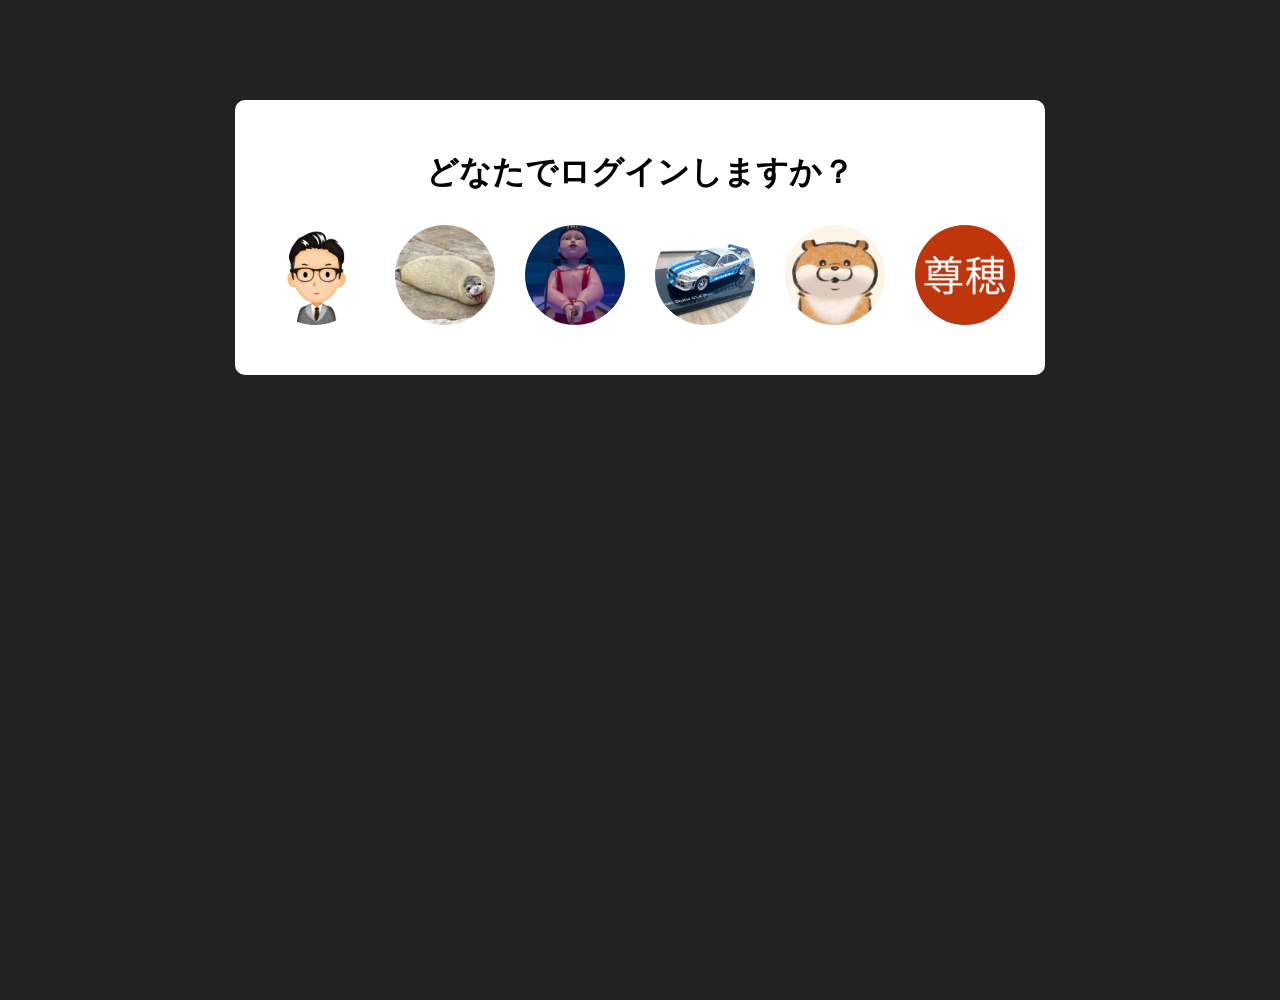
<file: index.html>
<!DOCTYPE html>
<html lang="ja">
  <head>
    <meta charset="UTF-8">
    <title>ログイン</title>
    <link rel="stylesheet" href="style.css">
  </head>
  <body class="login-page">

    <div class="login-container">
      <h1>どなたでログインしますか？</h1>

      <div class="user-list">
        
        <div class="user" onclick="login('N')">
          <img src="images/n.png">
          <p> </p>
        </div>

        <div class="user" onclick="login('F')">
          <img src="images/f.png">
          <p> </p>
        </div>

        <div class="user" onclick="login('Yu')">
          <img src="images/yu.png">
          <p> </p>
        </div>

        <div class="user" onclick="login('H')">
          <img src="images/h.jpg">
          <p> </p>
        </div>

        <div class="user" onclick="login('C')">
          <img src="images/c.jpg">
          <p> </p>
        </div>

        <div class="user" onclick="login('冨田')">
          <img src="images/tomita.png">
          <p> </p>
        </div>

      </div>
    </div>

<script>
function login(name) {
  window.location.href = "welcome.html?user=" + encodeURIComponent(name);
}
</script>
  </body>
</html>
</file>
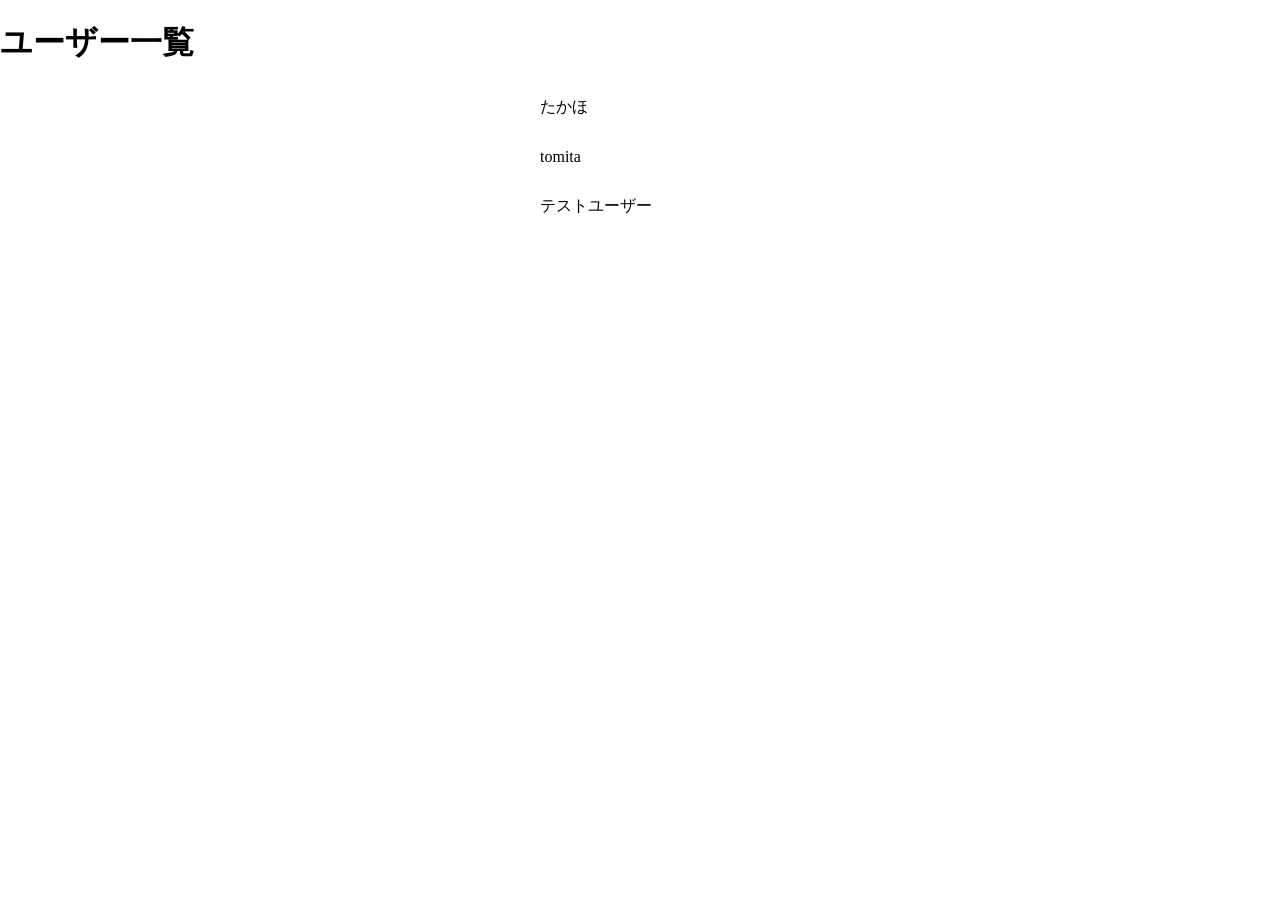
<file: list.html>
<!DOCTYPE html>
<html lang="ja">
<head>
  <meta charset="UTF-8">
  <title>一覧画面</title>
  <link rel="stylesheet" href="style.css">
</head>
<body>

<h1>ユーザー一覧</h1>

<ul class="list">
  <li>たかほ</li>
  <li>tomita</li>
  <li>テストユーザー</li>
</ul>

</body>
</html>
</file>
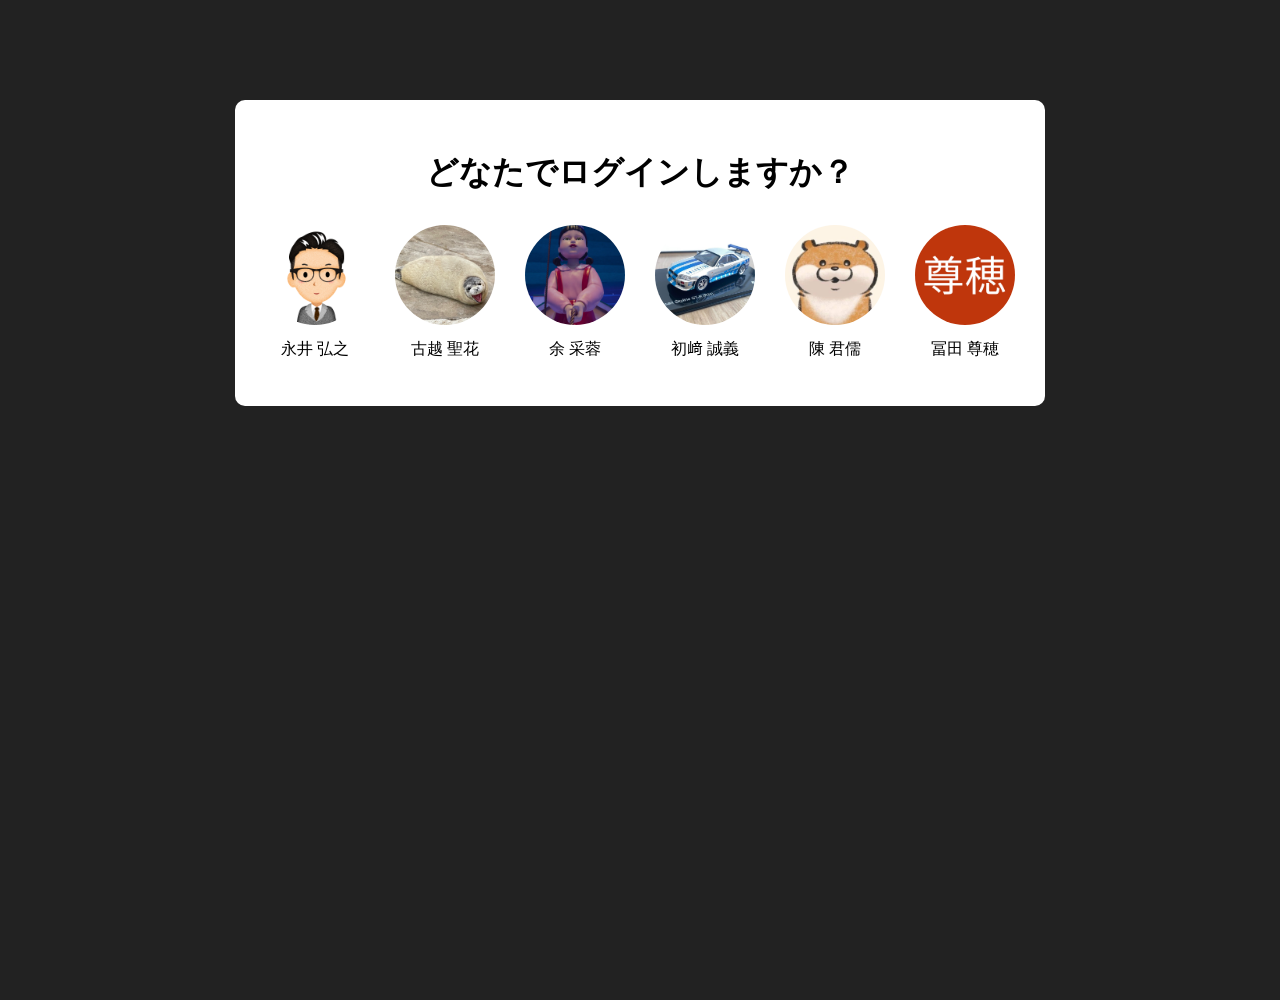
<file: login.html>
<!DOCTYPE html>
<html lang="ja">
  <head>
    <meta charset="UTF-8">
    <title>ログイン</title>
    <link rel="stylesheet" href="style.css">
  </head>
  <body class="login-page">

    <div class="login-container">
      <h1>どなたでログインしますか？</h1>

      <div class="user-list">
        
        <div class="user" onclick="login('永井')">
          <img src="images/nagai.png">
          <p>永井 弘之</p>
        </div>

        <div class="user" onclick="login('古越')">
          <img src="images/furukoshi.png">
          <p>古越 聖花</p>
        </div>

        <div class="user" onclick="login('余')">
          <img src="images/yu.png">
          <p>余 采蓉</p>
        </div>

        <div class="user" onclick="login('初崎')">
          <img src="images/hatsuzaki.jpg">
          <p>初﨑 誠義</p>
        </div>

        <div class="user" onclick="login('陳')">
          <img src="images/chen.jpg">
          <p>陳 君儒</p>
        </div>

        <div class="user" onclick="login('冨田')">
          <img src="images/tomita.png">
          <p>冨田 尊穂</p>
        </div>

      </div>
    </div>

<script>
function login(name) {
  window.location.href = "welcome.html?user=" + encodeURIComponent(name);
}
</script>
  </body>
</html>
</file>
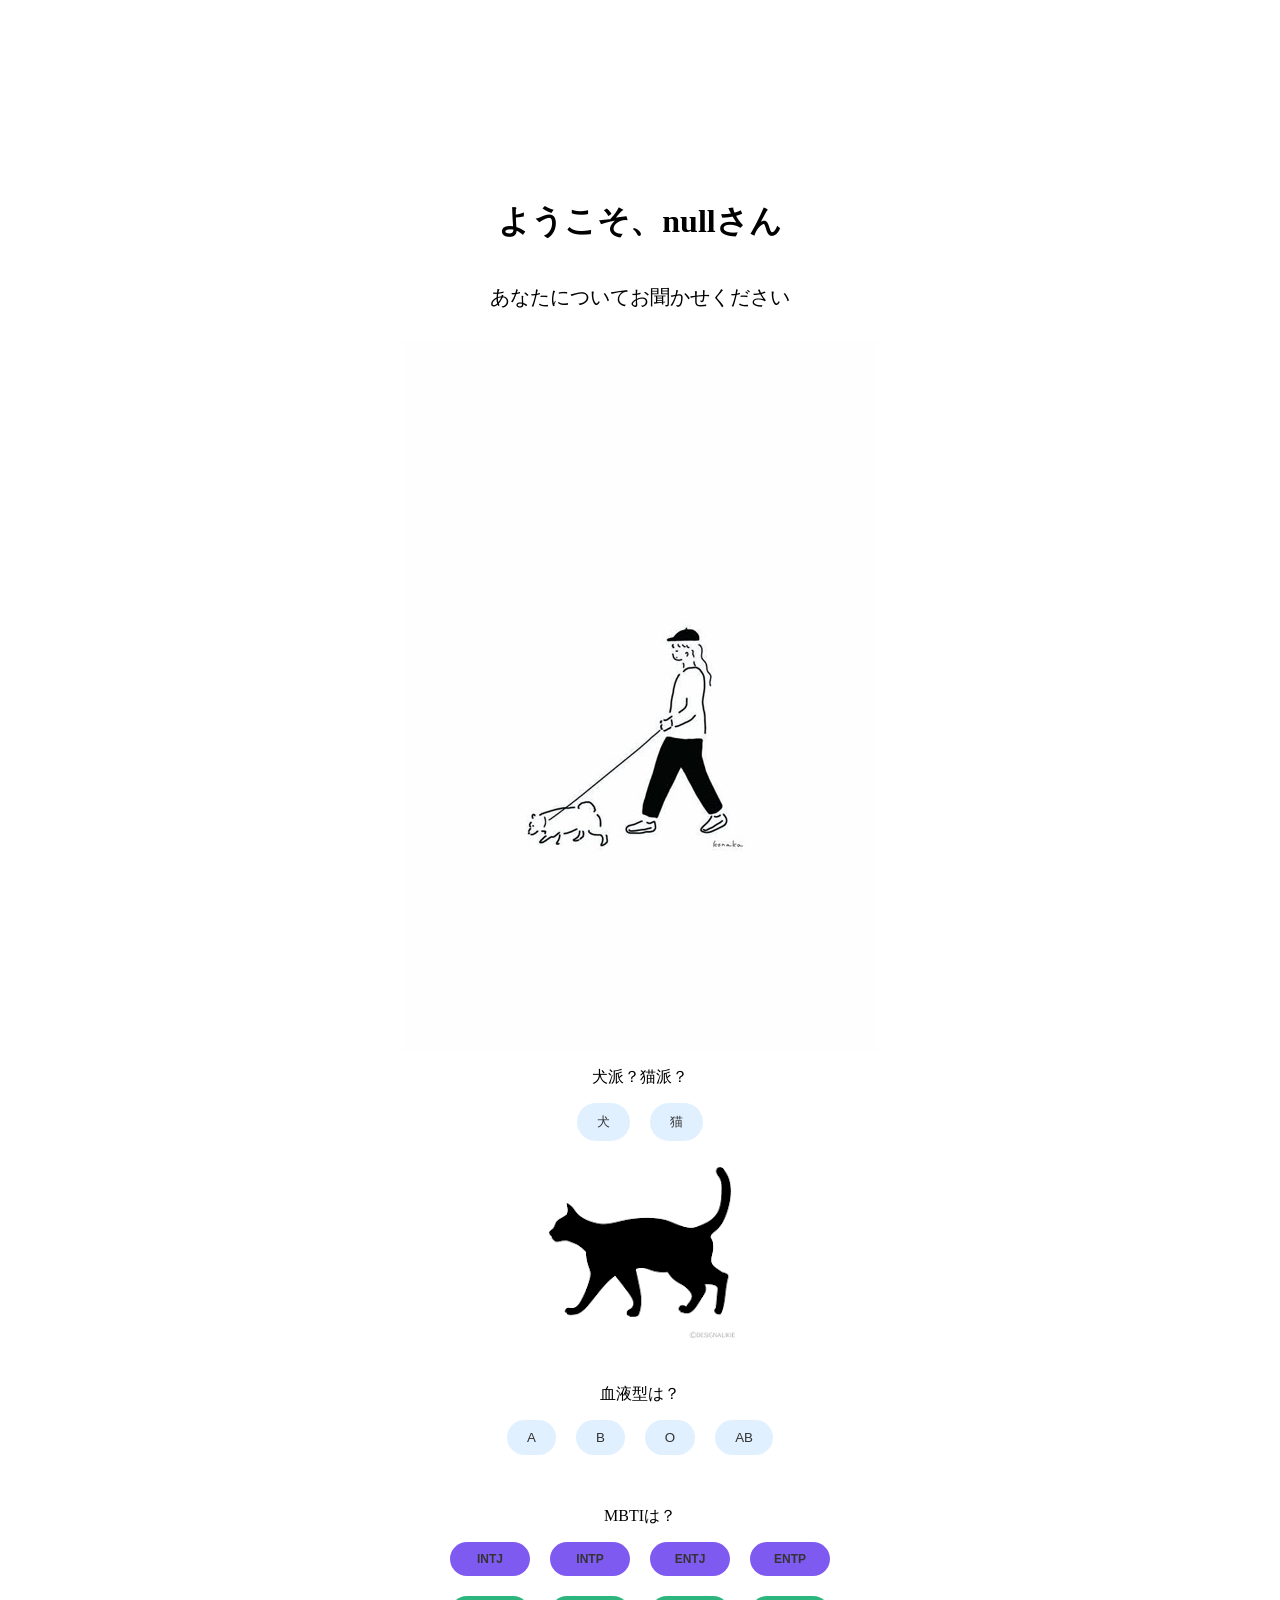
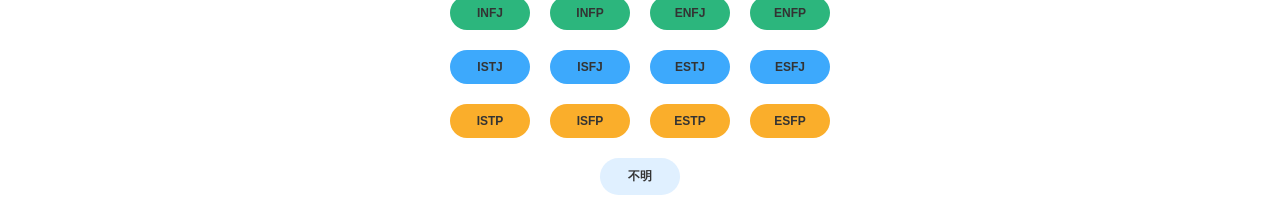
<file: welcome.html>
<!DOCTYPE html>
<html lang="ja">
  <head>
    <meta charset="UTF-8">
    <title>ようこそ</title>
    <link rel="stylesheet" href="style.css">
  </head>
  <body class="welcome-page">

    <h1 id="message"></h1>
    <div class="question-container">

  <p class="subtitle">あなたについてお聞かせください</p>

  <div class="question dog-cat-question">
    <img src="images/dog.jpeg" class="dog-run">
    <p>犬派？猫派？</p>
    <div>
      <button>犬</button>
      <button>猫</button>
    </div>
    <img src="images/cat.png" class="cat-run">
  </div>

  <div class="question">
    <p>血液型は？</p>
    <div>
      <button>A</button>
      <button>B</button>
      <button>O</button>
      <button>AB</button>
    </div>
  </div>

  <div class="question">
    <p>MBTIは？</p>
    <div class="mbti-grid">
      <button class="mbti-option analyst"><span>INTJ</span></button>
      <button class="mbti-option analyst"><span>INTP</span></button>
      <button class="mbti-option analyst"><span>ENTJ</span></button>
      <button class="mbti-option analyst"><span>ENTP</span></button>

      <button class="mbti-option diplomat"><span>INFJ</span></button>
      <button class="mbti-option diplomat"><span>INFP</span></button>
      <button class="mbti-option diplomat"><span>ENFJ</span></button>
      <button class="mbti-option diplomat"><span>ENFP</span></button>

      <button class="mbti-option sentinel"><span>ISTJ</span></button>
      <button class="mbti-option sentinel"><span>ISFJ</span></button>
      <button class="mbti-option sentinel"><span>ESTJ</span></button>
      <button class="mbti-option sentinel"><span>ESFJ</span></button>

      <button class="mbti-option explorer"><span>ISTP</span></button>
      <button class="mbti-option explorer"><span>ISFP</span></button>
      <button class="mbti-option explorer"><span>ESTP</span></button>
      <button class="mbti-option explorer"><span>ESFP</span></button>

      <button class="mbti-option"><span>不明</span></button>
    </div>
  </div>

</div>

    <script>
      const params = new URLSearchParams(window.location.search);
      const user = params.get("user");

      document.getElementById("message").textContent =
        "ようこそ、" + user + "さん";
    </script>

  </body>
</html>
</file>
<file: style.css>
html, body {
  height: 100%;
  margin: 0;
}

body.login-page {
  background-color: #222222;
  background-size: cover;
  background-position: center;
  background-repeat: no-repeat;
}

body.welcome-page {
  background-color: #ffffff
}

/* ログイン画面 */
.login-container {
  background-color: #ffffff;
  width: fit-content;
  min-width: 500px;
  margin: 100px auto;
  padding: 30px;
  border-radius: 10px;
  text-align: center;
}

input {
  width: 100%;
  padding: 10px;
  margin: 10px 0;
}

button {
  padding: 10px;
  background: #4CAF50;
  color: white;
  border: none;
}

/* 一覧 */
.list {
  list-style: none;
  padding: 0;
}

.list li {
  background: white;
  margin: 10px auto;
  padding: 10px;
  width: 200px;
}

.user-list {
  display: flex;
  justify-content: center;
  gap: 30px;
  margin-top: 30px;
}

.user {
  text-align: center;
  cursor: pointer;
}

.user img {
  width: 100px;
  height: 100px;
  border-radius: 50%;
}

.user p {
  margin-top: 10px;
}

/* ホバーでちょっと浮く */
.user:hover {
  transform: scale(1.1);
}

/* Ensure login-container h1 does not wrap */
.login-container h1 {
  white-space: nowrap;
}

/* welcome画面中央寄せ＋アニメーション */
#message {
  text-align: center;
  margin-top: 200px;
  font-size: 32px;
  opacity: 0;
  transform: translateY(20px);
  animation: fadeSlideIn 1s ease-out forwards;
}

@keyframes fadeSlideIn {
  to {
    opacity: 1;
    transform: translateY(0);
  }
}

.question-container {
  text-align: center;
  margin-top: 40px;
}

.subtitle {
  font-size: 20px;
  margin-bottom: 30px;
}

.question {
  margin-bottom: 30px;
  display: flex;
  flex-direction: column;
  align-items: center;
}

.question p {
  margin-bottom: 10px;
}

.question div {
  display: flex;
  gap: 10px;
  justify-content: center;
}

.question button {
  margin: 5px;
  padding: 10px 20px;
  border: none;
  background: #e0f0ff;
  color: #333;
  cursor: pointer;
  border-radius: 20px;
}

.question button:hover {
  background: #cce6ff;
}

.question input {
  padding: 10px;
  width: 200px;
}

.mbti-grid {
  display: flex;
  flex-wrap: wrap;
  justify-content: center;
  gap: 10px;
  max-width: 400px;
}

.mbti-option {
  display: flex;
  flex-direction: column;
  align-items: center;
  padding: 10px;
  border-radius: 12px;
  width: 80px;
  color: white;
  font-weight: bold;
}

.mbti-option span {
  font-size: 12px;
}

/* MBTIカラー（16personalities風） */
.mbti-option.analyst { background: #7f5af0; }
.mbti-option.diplomat { background: #2cb67d; }
.mbti-option.sentinel { background: #3da9fc; }
.mbti-option.explorer { background: #faae2b; }
</file>
